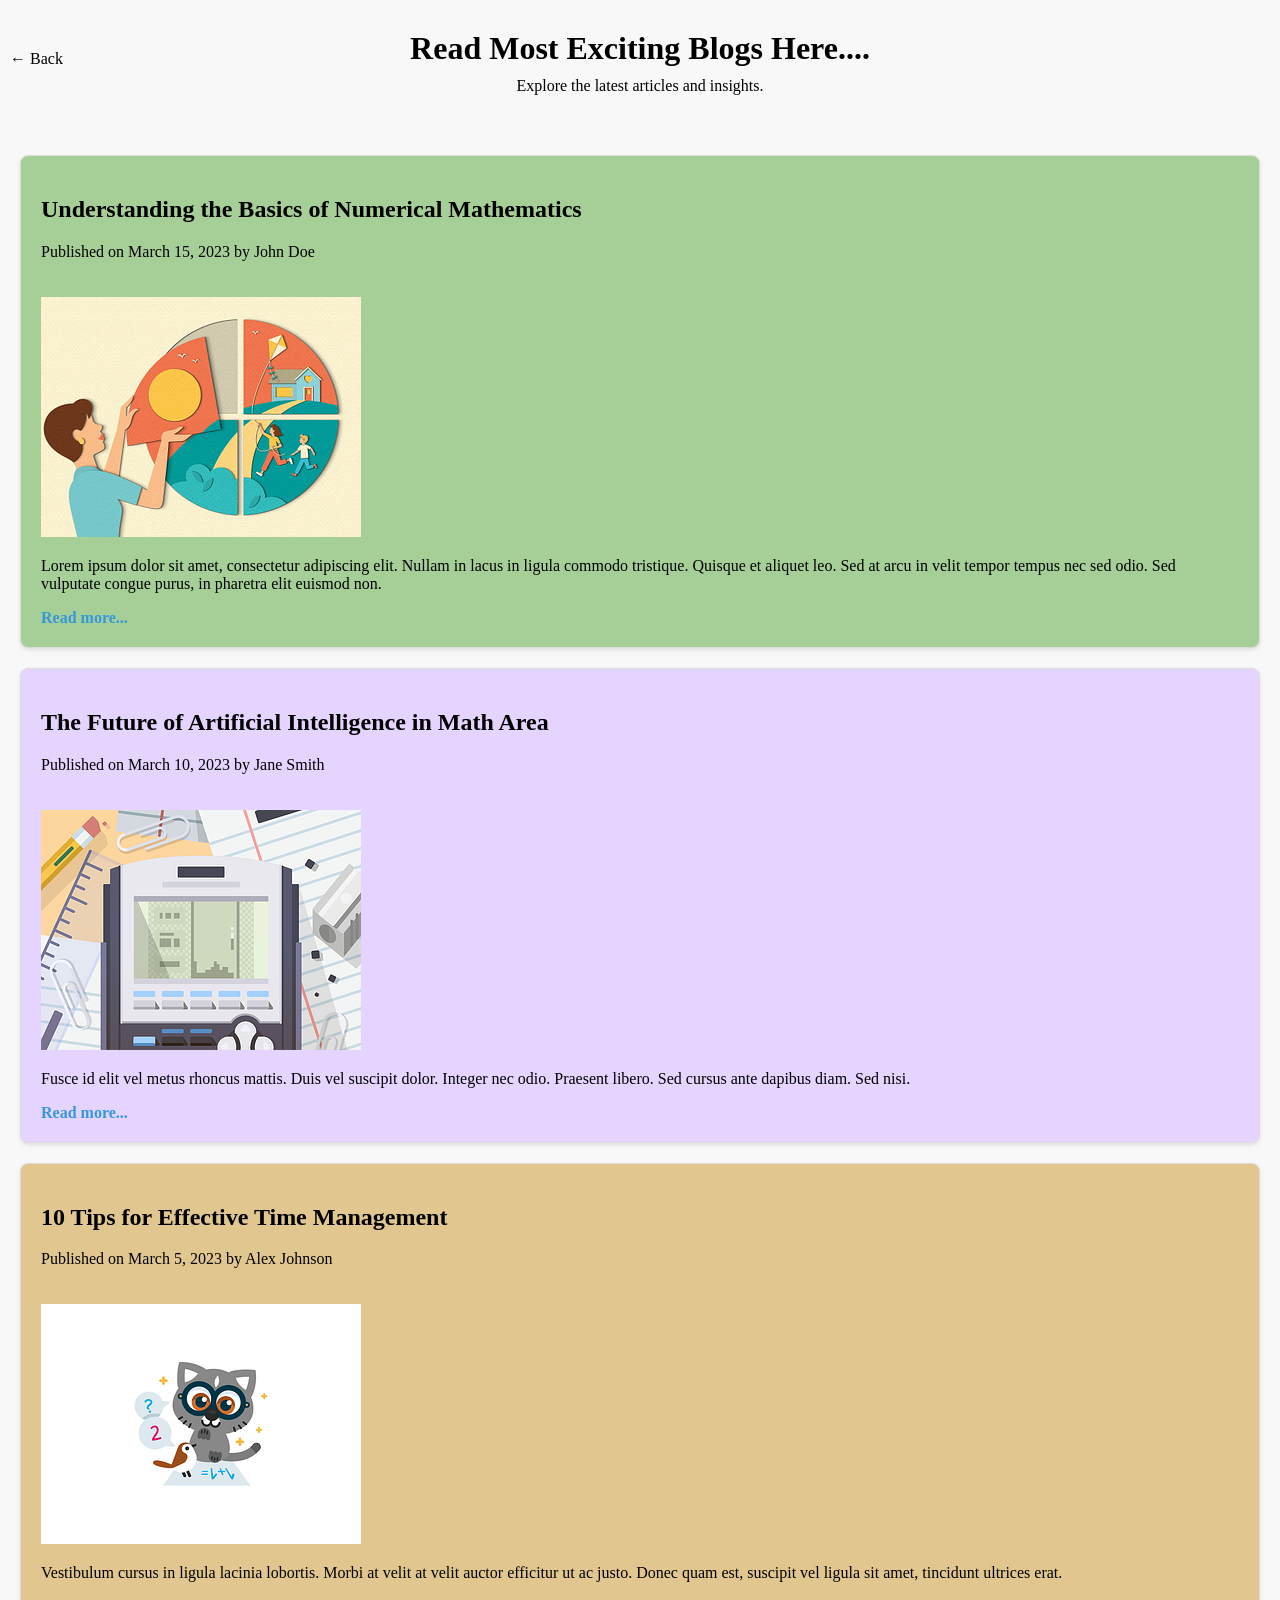
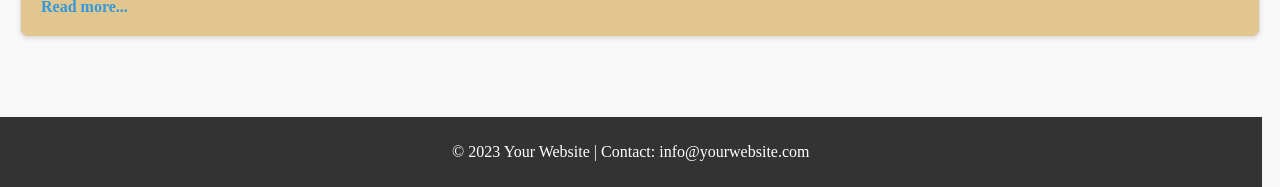
<file: templates/blog.html>
<!DOCTYPE html>
<html lang="en">
<head>
    <meta charset="UTF-8">
    <meta name="viewport" content="width=device-width, initial-scale=1.0">
    <link rel="stylesheet" href="/static/css/blog.css">
    <title>Blogs - Our Website</title>
</head>
<body>

    <header>
        <a href="" class="back-link">&larr; Back</a>
        <h1>Read Most Exciting Blogs Here....</h1>
        <p>Explore the latest articles and insights.</p>
    </header>

    <section class="blog-post first">
        <h2>Understanding the Basics of Numerical Mathematics</h2>
        <p class="meta">Published on March 15, 2023 by John Doe</p>
        <img src="/static/images/math.jpg" alt="Math">
        <p>
            Lorem ipsum dolor sit amet, consectetur adipiscing elit. Nullam in lacus in ligula commodo tristique.
            Quisque et aliquet leo. Sed at arcu in velit tempor tempus nec sed odio. Sed vulputate congue purus,
            in pharetra elit euismod non.
        </p>
        <a href="#" class="read-more">Read more...</a>
    </section>

    <section class="blog-post mid">
        <h2>The Future of Artificial Intelligence in Math Area</h2>
        <p class="meta">Published on March 10, 2023 by Jane Smith</p>
        <img src="/static/images/blog.png" alt="Blog">
        <p>
            Fusce id elit vel metus rhoncus mattis. Duis vel suscipit dolor. Integer nec odio. Praesent libero.
            Sed cursus ante dapibus diam. Sed nisi.
        </p>
        <a href="#" class="read-more">Read more...</a>
    </section>

    <section class="blog-post last">
        <h2>10 Tips for Effective Time Management</h2>
        <p class="meta">Published on March 5, 2023 by Alex Johnson</p>
        <img src="/static/images/cat.png" alt="Time Management">
        <p>
            Vestibulum cursus in ligula lacinia lobortis. Morbi at velit at velit auctor efficitur ut ac justo.
            Donec quam est, suscipit vel ligula sit amet, tincidunt ultrices erat.
        </p>
        <a href="#" class="read-more">Read more...</a>
    </section>

    <footer>
        <p>&copy; 2023 Your Website | Contact: info@yourwebsite.com</p>
    </footer>

</body>
</html>
</file>
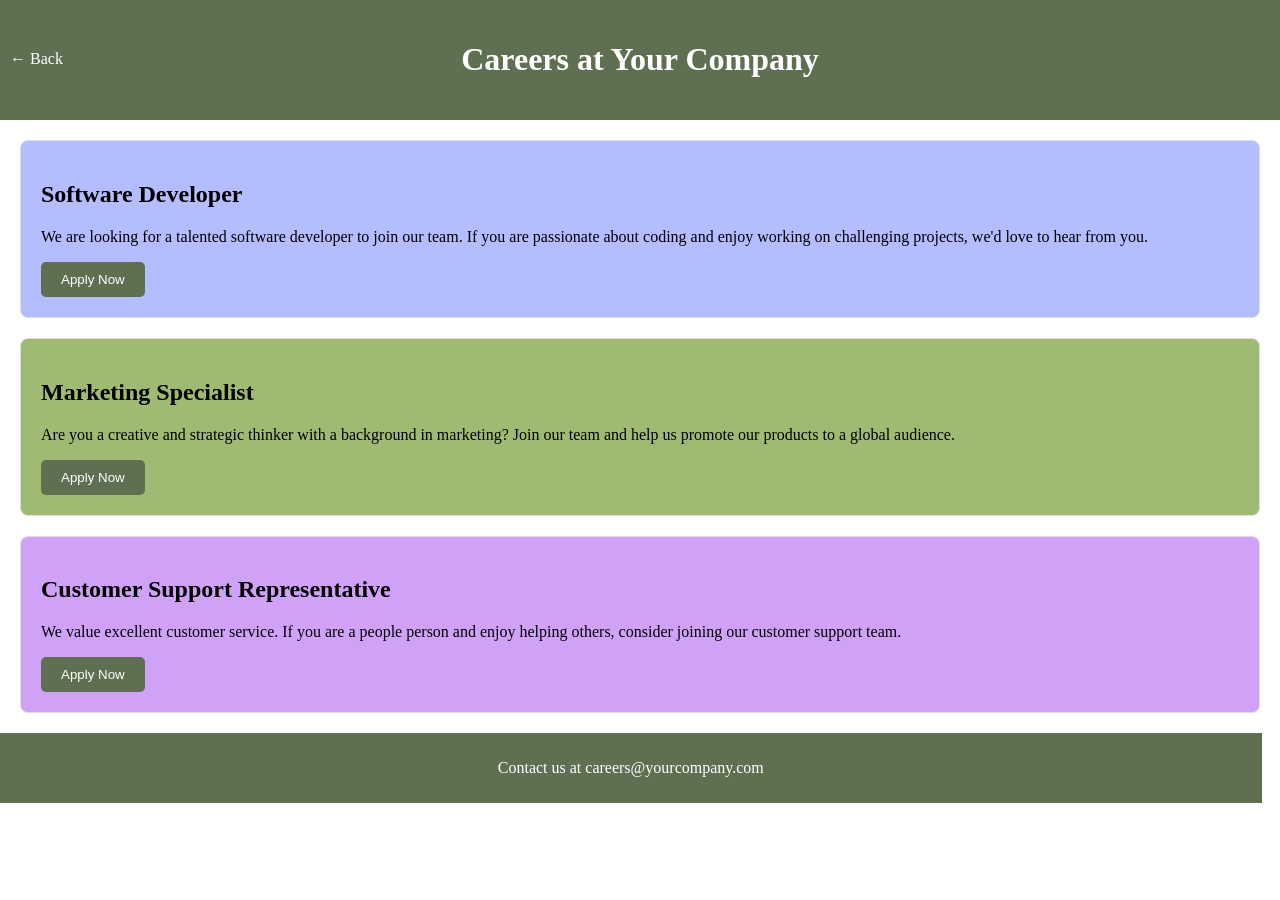
<file: templates/career.html>
<!DOCTYPE html>
<html lang="en">
<head>
    <meta charset="UTF-8">
    <meta name="viewport" content="width=device-width, initial-scale=1.0">
    <link rel="stylesheet" href="/static/css/career.css">
    <title>Careers at Our Company</title>
</head>
<body>

    <header>
        <a href="" class="back-link">&larr; Back</a>
        <h1>Careers at Your Company</h1>
    </header>

    <section class="job-opening first">
        <h2>Software Developer</h2>
        <p>
            We are looking for a talented software developer to join our team. If you are passionate
            about coding and enjoy working on challenging projects, we'd love to hear from you.
        </p>
        <button class="apply-btn">Apply Now</button>
    </section>

    <section class="job-opening mid">
        <h2>Marketing Specialist</h2>
        <p>
            Are you a creative and strategic thinker with a background in marketing? Join our team
            and help us promote our products to a global audience.
        </p>
        <button class="apply-btn">Apply Now</button>
    </section>

    <section class="job-opening third">
        <h2>Customer Support Representative</h2>
        <p>
            We value excellent customer service. If you are a people person and enjoy helping others,
            consider joining our customer support team.
        </p>
        <button class="apply-btn">Apply Now</button>
    </section>

    <footer>
        <p>Contact us at careers@yourcompany.com</p>
    </footer>

</body>
</html>
</file>
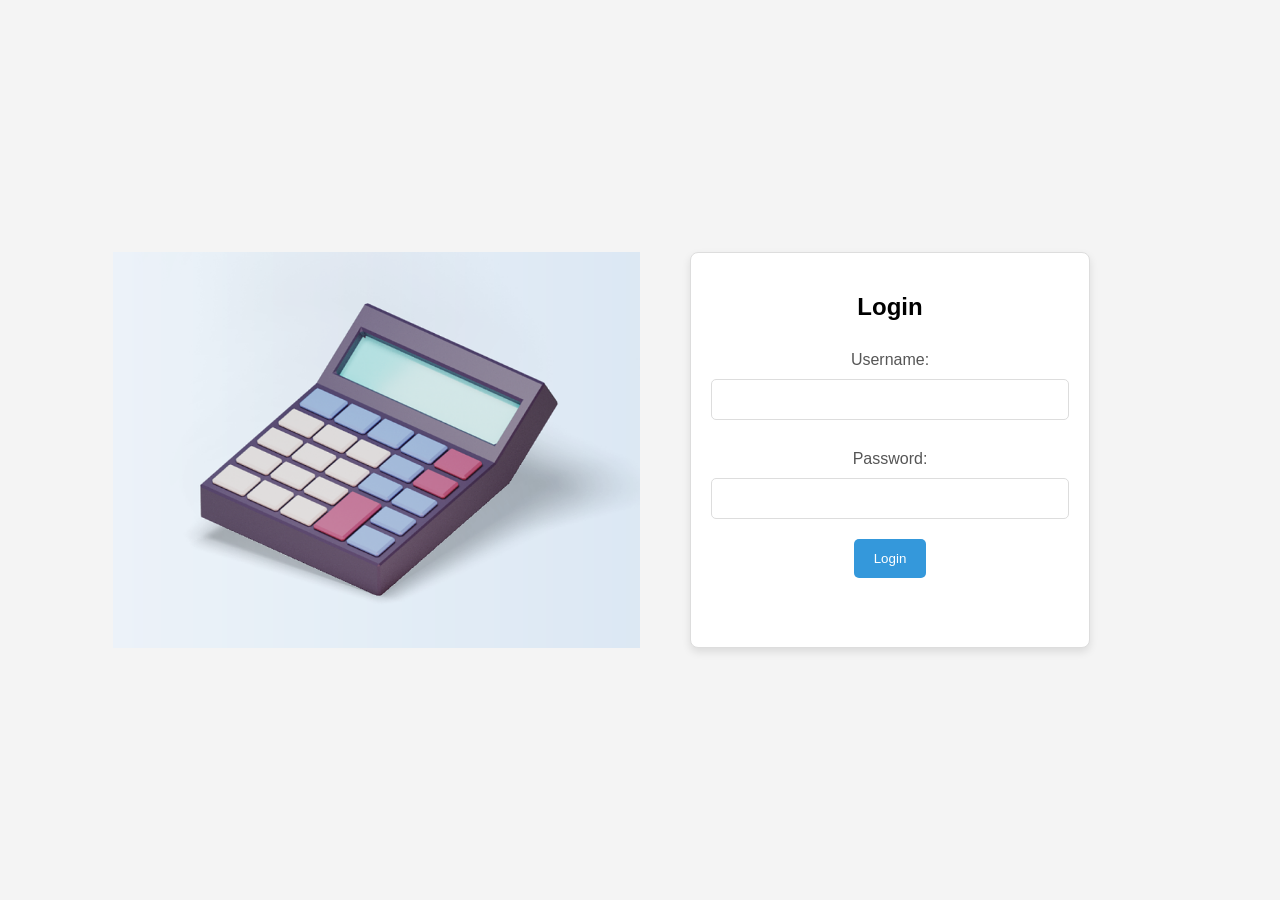
<file: templates/login.html>
<!DOCTYPE html>
<html lang="en">
<head>
    <meta charset="UTF-8">
    <meta name="viewport" content="width=device-width, initial-scale=1.0">
    <link rel="stylesheet" href="/static/css/login.css">
    <title>Login</title>
</head>
<body>
  
    <div class="flex">
        <img src="/static/images/login.png" alt="">
        <div class="login-container">
            <h2>Login</h2>
            <form action="#" method="post" id="login-form">
                <label for="username">Username:</label>
                <input type="text" id="username" name="username" required>
    
                <label for="password">Password:</label>
                <input type="password" id="password" name="password" required>
    
                <button type="submit">Login</button>
            </form>
        </div>
    </div>

</body>
</html>
</file>
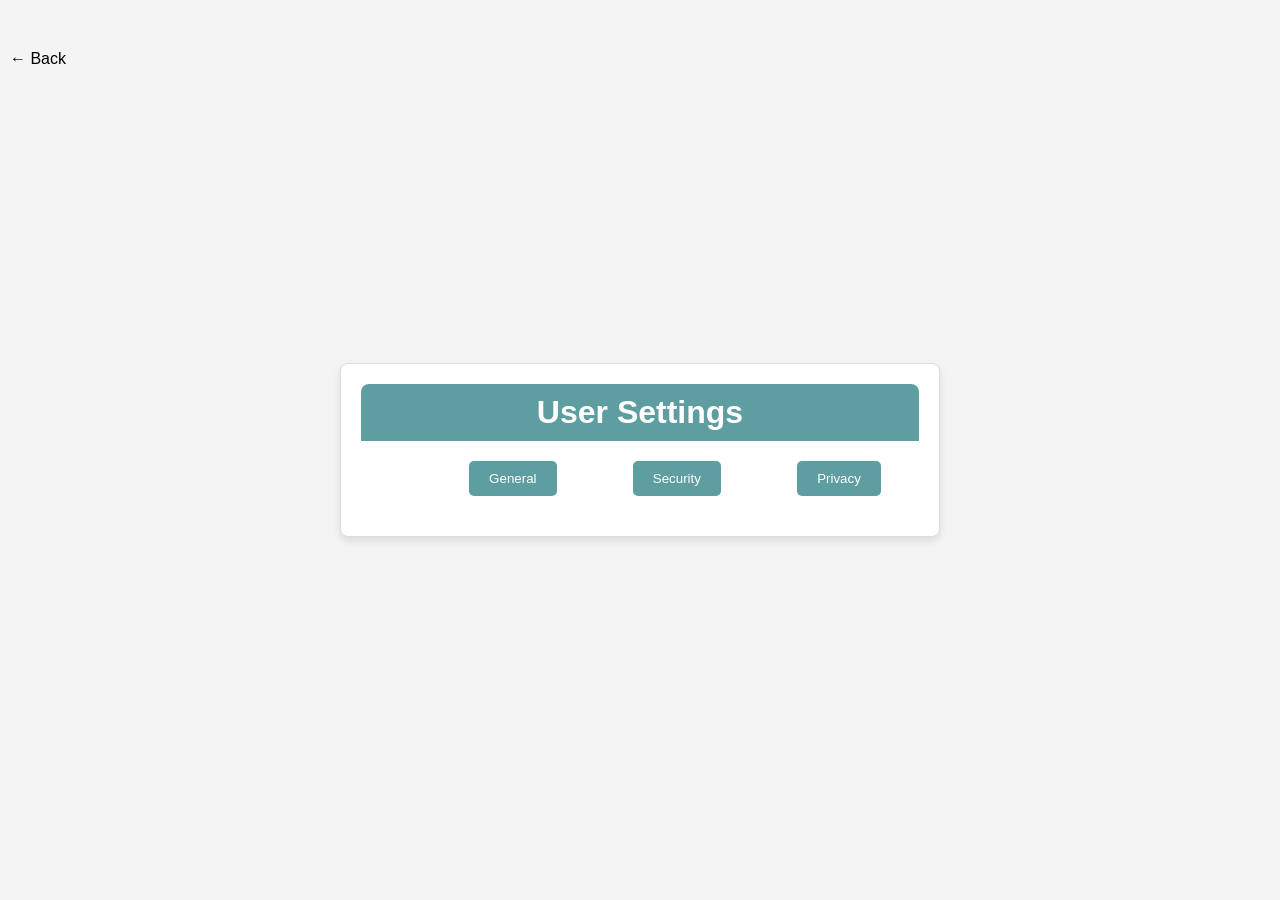
<file: templates/settings.html>
<!DOCTYPE html>
<html lang="en">
<head>
    <meta charset="UTF-8">
    <meta name="viewport" content="width=device-width, initial-scale=1.0">
    <link rel="stylesheet" href="/static/css/settings.css">
    <title>Settings</title>
</head>
<body>
    
    <a href="" class="back-link">&larr; Back</a>
    <div class="settings-container">
        <div class="header">
            <h1 style="text-align: center ;">User Settings</h1>
        </div>

        <div class="tabs" style="margin-left: 70px;">
            <button onclick="openTab('general')">General</button>
            <button onclick="openTab('security')">Security</button>
            <button onclick="openTab('privacy')">Privacy</button>
        </div>

        <div id="general" class="tab-content"  style="margin-left: 70px;">
            <h2>General Settings</h2>
            <label for="username">Username:</label>
            <input type="text" id="username" name="username" value="" required>

            <label for="email">Email:</label>
            <input type="email" id="email" name="email" value="" required>

            <label for="language">Language:</label>
            <select id="language" name="language">
                <option value="english">English</option>
                <option value="spanish">Spanish</option>
                <option value="french">French</option>
            </select>
        </div>

        <div id="security" class="tab-content" style="margin-left: 70px;">
            <h2>Security Settings</h2>
            <label for="password">New Password:</label>
            <input type="password" id="password" name="password" placeholder="Enter new password">
        
            <label for="confirm-password">Confirm New Password:</label>
            <input type="password" id="confirm-password" name="confirm-password" placeholder="Confirm new password">
        
            <label for="two-factor-auth">Two-Factor Authentication:</label>
            <input type="checkbox" id="two-factor-auth" name="two-factor-auth">
        </div>

        <div id="privacy" class="tab-content" style="margin-left: 70px;">
            <h2>Privacy Settings</h2>
            <label for="profile-visibility">Profile Visibility:</label>
            <select id="profile-visibility" name="profile-visibility">
                <option value="public">Public</option>
                <option value="private">Private</option>
            </select>

            <label for="notification-preferences">Notification Preferences:</label>
            <input type="checkbox" id="notification-preferences" name="notification-preferences">
                </div>
    </div>

    <script>
        function openTab(tabName) {
            var i, tabContent;
            tabContent = document.getElementsByClassName("tab-content");
            for (i = 0; i < tabContent.length; i++) {
                tabContent[i].style.display = "none";
            }
            document.getElementById(tabName).style.display = "block";
        }
    </script>

</body>
</html>
</file>
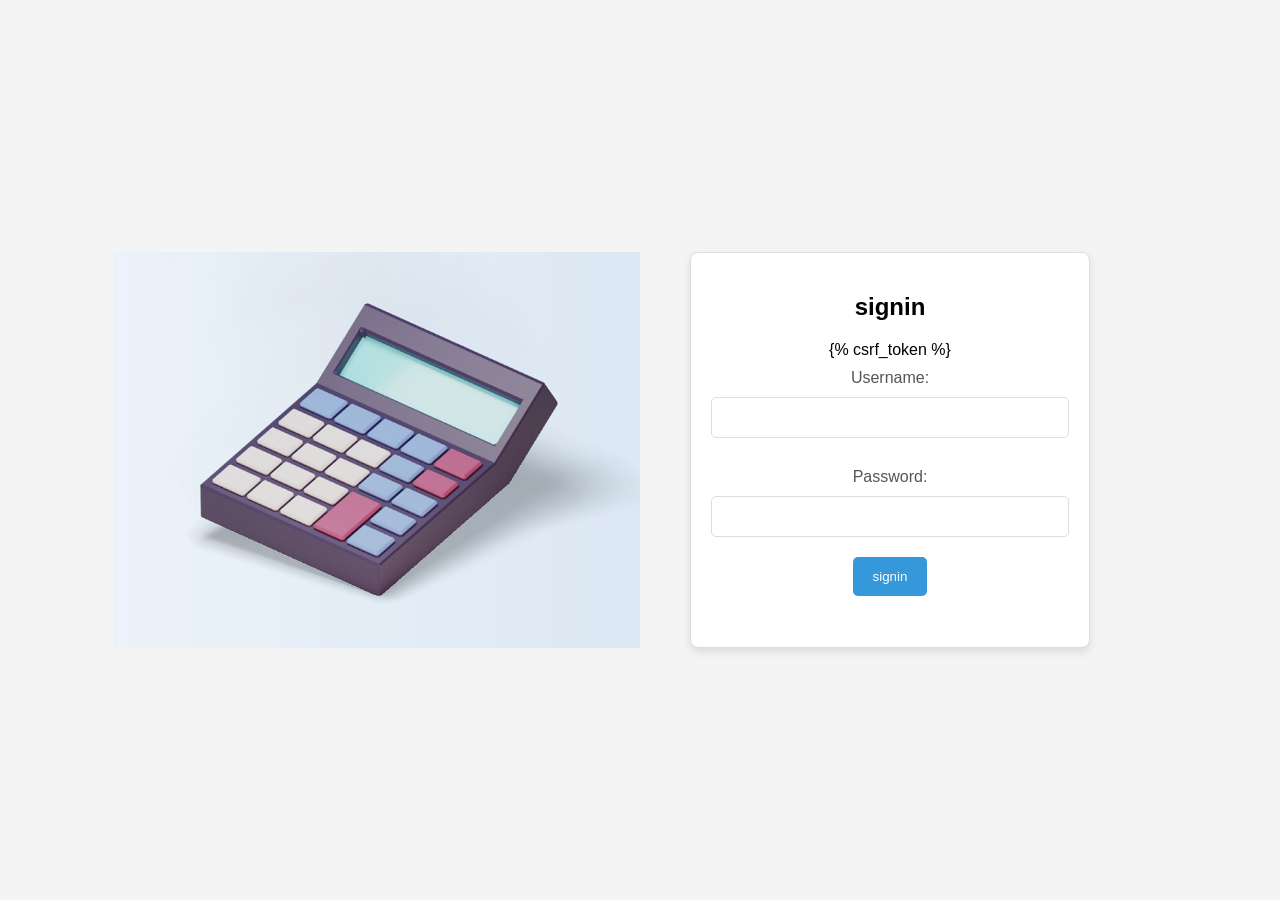
<file: templates/signin.html>
<!DOCTYPE html>
<html lang="en">

<head>
    <meta charset="UTF-8">
    <meta name="viewport" content="width=device-width, initial-scale=1.0">
    <link rel="stylesheet" href="/static/css/signin.css">
    <title>signin</title>
</head>

<body>

    <div class="flex">
        <img src="/static/images/signin.png" alt="">
        <div class="signin-container">
            <h2>signin</h2>
            <form action="#" method="post" id="signin-form">
                {% csrf_token %}
                <label for="username">Username:</label>
                <input type="text" id="username" name="username" required>

                <label for="password">Password:</label>
                <input type="password" id="password" name="password" required>

                <button type="submit">signin</button>
            </form>
        </div>
    </div>

</body>

</html>
</file>
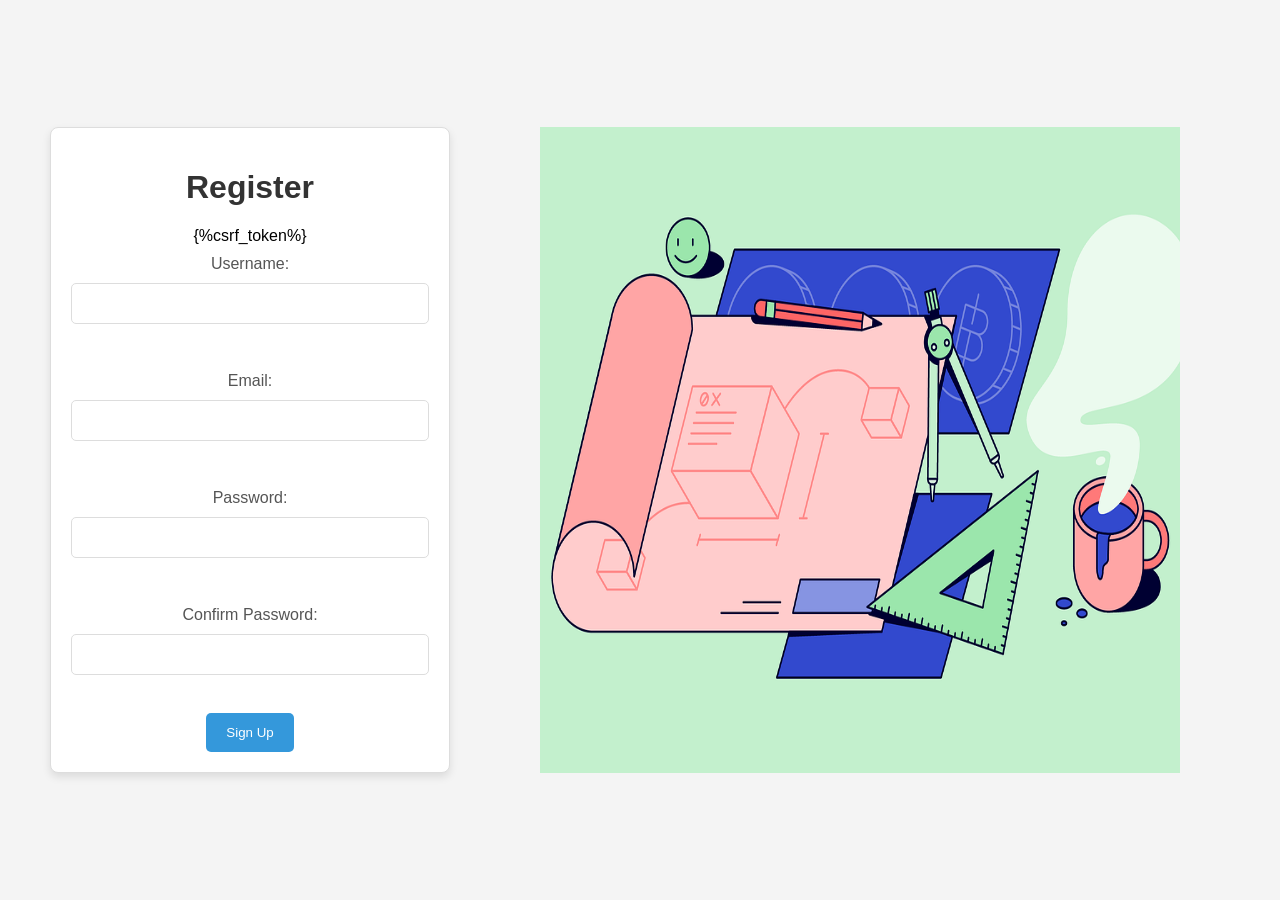
<file: templates/signup.html>
<!DOCTYPE html>
<html lang="en">

<head>
    <meta charset="UTF-8">
    <meta name="viewport" content="width=device-width, initial-scale=1.0">
    <link rel="stylesheet" href="/static/css/signup.css">
    <title>signup</title>
</head>

<body>

    <div class="flex">
        <div class="signup-container">
            <h1>Register</h1>
            <form action="signup" method="post">
                {%csrf_token%}
                <label for="username">Username:</label>
                <input type="text" id="username" name="username" required>
                <br>
                <label for="email">Email:</label>
                <input type="email" id="email" name="email" required>
                <br>
                <label for="password">Password:</label>
                <input type="password" id="password" name="password" required>
                <br>
                <label for="confirm-password">Confirm Password:</label>
                <input type="password" id="confirm-password" name="confirm-password" required>
                <br>
                <button type="submit">Sign Up</button>
            </form>
        </div>
        <img src="/static/images/signup.png" alt="">
    </div>



</body>

</html>
</file>
<file: static/css/blog.css>
body {
    font-family: cursive;
    margin: 0;
    padding: 0;
    background-color: #f8f8f8;
}

header {
    color: black;
    text-align: center;
    padding: 30px;
}

header h1 {
    margin: 0;
}

header p {
    margin: 10px 0;
}

.blog-post {
    background-color: #fff;
    margin: 20px;
    padding: 20px;
    border: 1px solid #ddd;
    border-radius: 8px;
    box-shadow: 0 2px 4px rgba(0, 0, 0, 0.1);
}

.blog-post h2 {
    color: black;
}

.blog-post .meta {
    color: black;
    margin-top: 5px;
}

.blog-post img {
    max-width: 100%;
    height: auto;
    margin-top: 20px;
}

.blog-post p {
    color: black;
}

.read-more {
    display: block;
    margin-top: 10px;
    color: #3498db;
    text-decoration: none;
    font-weight: bold;
}

.read-more:hover {
    text-decoration: underline;
}

footer {
    background-color: #333;
    color: #fff;
    text-align: center;
    padding: 10px;
    width: 97%;
}

.first{
    background-color: #A6CF98;
}

.mid{
    background-color: #E5D4FF;
}
.last{
    margin-bottom: 80px;
    background-color: #E1C78F;
}

.back-link {
    text-decoration: none;
    color: black;
    font-size: 16px;
    position: absolute; 
    left: 10px; 
    top: 50px; 
}
</file>
<file: static/css/career.css>
body {
    font-family: cursive;
    margin: 0;
    padding: 0;
}


header {
    background-color: #5F6F52;
    color: #fff;
    text-align: center;
    padding: 20px;
}

.job-opening {
    margin: 20px;
    padding: 20px;
    border: 1px solid #ddd;
    border-radius: 8px;
}

.apply-btn {
    background-color: #5F6F52;
    color: #fff;
    padding: 10px 20px;
    border: none;
    border-radius: 5px;
    cursor: pointer;
}
.last-job {
    margin-bottom: 80px; 
}

.first{
    background-color: #B4BDFF;
}

.mid{
    background-color: #9FBB73;
}

.third{
    background-color: #D0A2F7;
}
.apply-btn:hover {
    background-color: #5F6F52;
}

footer {
    background-color: #5F6F52;
    color: #fff;
    text-align: center;
    padding: 10px;
    width: 97%;
}

.back-link {
    text-decoration: none;
    color: #fff;
    font-size: 16px;
    position: absolute; 
    left: 10px; 
    top: 50px; 
}
</file>
<file: static/css/login.css>
body {
    font-family: 'Segoe UI', Tahoma, Geneva, Verdana, sans-serif;
    margin: 0;
    padding: 0;
    display: flex;
    align-items: center;
    justify-content: center;
    height: 100vh;
    background-color: #f4f4f4;
}

.login-container {
    background-color: #fff;
    border: 1px solid #ddd;
    border-radius: 8px;
    box-shadow: 0 4px 8px rgba(0, 0, 0, 0.1);
    padding: 20px;
    margin-left: 50px;
    text-align: center;
    max-width: 400px;
    width: 100%;
    box-sizing: border-box;
}

h1 {
    color: #333;
}

form {
    display: flex;
    flex-direction: column;
    align-items: center;
}

label {
    margin: 10px 0;
    color: #555;
}

input {
    width: 100%;
    padding: 12px;
    margin-bottom: 20px;
    border: 1px solid #ddd;
    border-radius: 5px;
    box-sizing: border-box;
}
.flex{
 display: flex;
}

.flex img{
    width: 50%;
}
button {
    background-color: #3498db;
    color: #fff;
    padding: 12px 20px;
    border: none;
    border-radius: 5px;
    cursor: pointer;
    transition: background-color 0.3s;
}

button:hover {
    background-color: #2980b9;
}


@media (max-width: 400px) {
    input, button {
        width: 100%;
    }
}
</file>
<file: static/css/settings.css>
body {
    font-family: 'Segoe UI', Tahoma, Geneva, Verdana, sans-serif;
    margin: 0;
    padding: 0;
    display: flex;
    align-items: center;
    justify-content: center;
    height: 100vh;
    background-color: #f4f4f4;
}

.settings-container {
    background-color: #fff;
    border: 1px solid #ddd;
    border-radius: 8px;
    box-shadow: 0 4px 8px rgba(0, 0, 0, 0.1);
    padding: 20px;
    text-align: left; /* Align text to the left */
    max-width: 600px;
    width: 100%;
    box-sizing: border-box;
}

.header {
    background-color: cadetblue;
    color: #fff;
    padding: 10px;
    border-radius: 8px 8px 0 0;
}

.header h1 {
    margin: 0;
}

.tabs {
    display: flex;
    justify-content: space-around;
    margin: 20px 0;
}

button {
    background-color: cadetblue;
    color: #fff;
    border: none;
    padding: 10px 20px;
    cursor: pointer;
    border-radius: 5px;
}

button:hover {
    background-color: #2980b9;
}

.tab-content {
    display: none;
    margin-top: 20px; 
}

/* Additional styling for settings options */
.tab-content label {
    display: block;
    margin-bottom: 10px;
}

.tab-content input,
.tab-content select {
    width: 100%;
    padding: 10px;
    border: 1px solid #ddd;
    border-radius: 5px;
    box-sizing: border-box;
    margin-bottom: 15px;
}

.tab-content button {
    background-color: cadetblue;
    color: #fff;
    border: none;
    padding: 10px 20px;
    cursor: pointer;
    border-radius: 5px;
    display: inline-block; 
}

.tab-content button:hover {
    background-color: #2980b9;
}

.back-link {
    text-decoration: none;
    color: black;
    font-size: 16px;
    position: absolute; 
    left: 10px; 
    top: 50px; 
}
</file>
<file: static/css/signin.css>
body {
    font-family: 'Segoe UI', Tahoma, Geneva, Verdana, sans-serif;
    margin: 0;
    padding: 0;
    display: flex;
    align-items: center;
    justify-content: center;
    height: 100vh;
    background-color: #f4f4f4;
}

.signin-container {
    background-color: #fff;
    border: 1px solid #ddd;
    border-radius: 8px;
    box-shadow: 0 4px 8px rgba(0, 0, 0, 0.1);
    padding: 20px;
    margin-left: 50px;
    text-align: center;
    max-width: 400px;
    width: 100%;
    box-sizing: border-box;
}

h1 {
    color: #333;
}

form {
    display: flex;
    flex-direction: column;
    align-items: center;
}

label {
    margin: 10px 0;
    color: #555;
}

input {
    width: 100%;
    padding: 12px;
    margin-bottom: 20px;
    border: 1px solid #ddd;
    border-radius: 5px;
    box-sizing: border-box;
}

.flex {
    display: flex;
}

.flex img {
    width: 50%;
}

button {
    background-color: #3498db;
    color: #fff;
    padding: 12px 20px;
    border: none;
    border-radius: 5px;
    cursor: pointer;
    transition: background-color 0.3s;
}

button:hover {
    background-color: #2980b9;
}


@media (max-width: 400px) {

    input,
    button {
        width: 100%;
    }
}
</file>
<file: static/css/signup.css>
body {
    font-family: 'Segoe UI', Tahoma, Geneva, Verdana, sans-serif;
    margin: 0;
    padding: 0;
    display: flex;
    align-items: center;
    justify-content: center;
    height: 100vh;
    background-color: #f4f4f4;
}

.flex{
    display: flex;
   }
   
   .flex img{
       width: 50%;
       margin-left: 90px;
   }

.signup-container {
    background-color: #fff;
    border: 1px solid #ddd;
    border-radius: 8px;
    box-shadow: 0 4px 8px rgba(0, 0, 0, 0.1);
    padding: 20px;
    text-align: center;
    margin-left: 50px;
    max-width: 400px;
    width: 100%;
    box-sizing: border-box;
}

h1 {
    color: #333;
}

form {
    display: flex;
    flex-direction: column;
    align-items: center;
}

label {
    margin: 10px 0;
    color: #555;
}

input {
    width: 100%;
    padding: 12px;
    margin-bottom: 20px;
    border: 1px solid #ddd;
    border-radius: 5px;
    box-sizing: border-box;
}

button {
    background-color: #3498db;
    color: #fff;
    padding: 12px 20px;
    border: none;
    border-radius: 5px;
    cursor: pointer;
    transition: background-color 0.3s;
}

button:hover {
    background-color: #2980b9;
}

/* Add styles for better mobile responsiveness */
@media (max-width: 400px) {
    input, button {
        width: 100%;
    }
}
</file>
